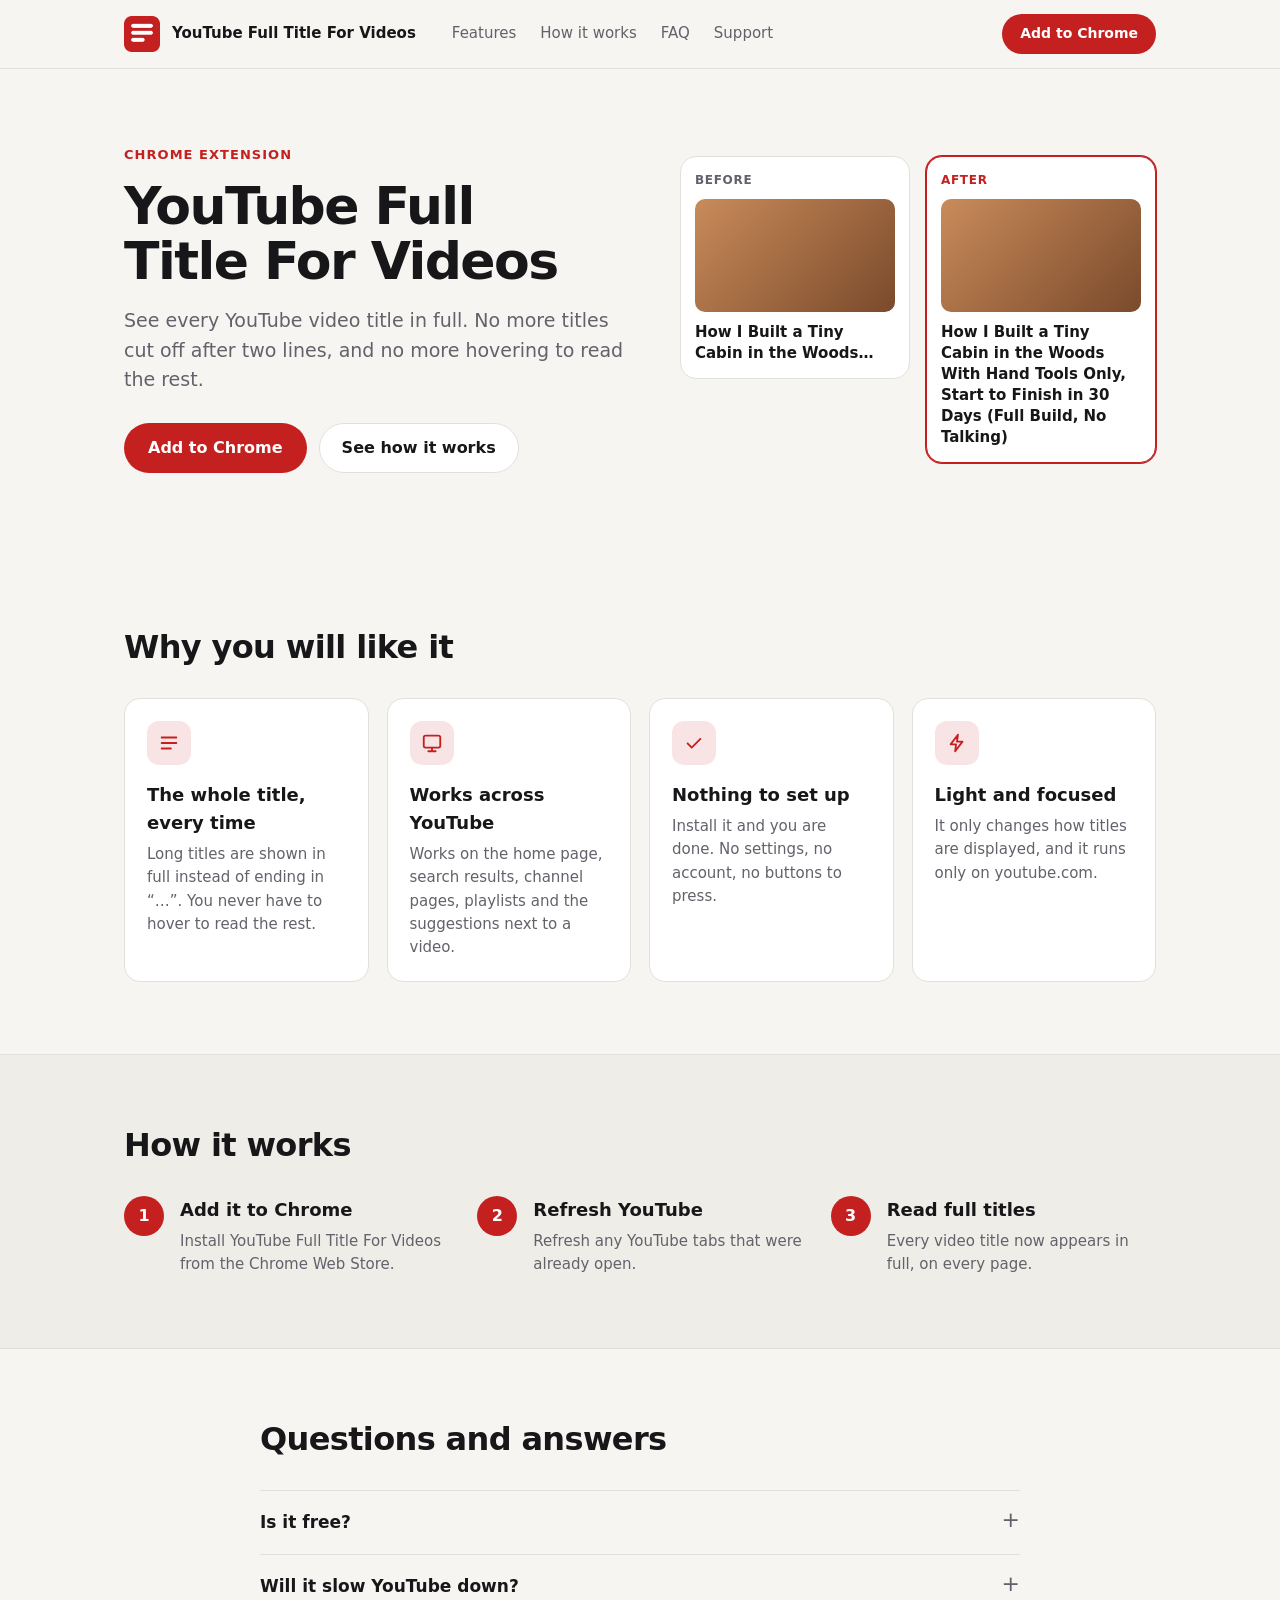
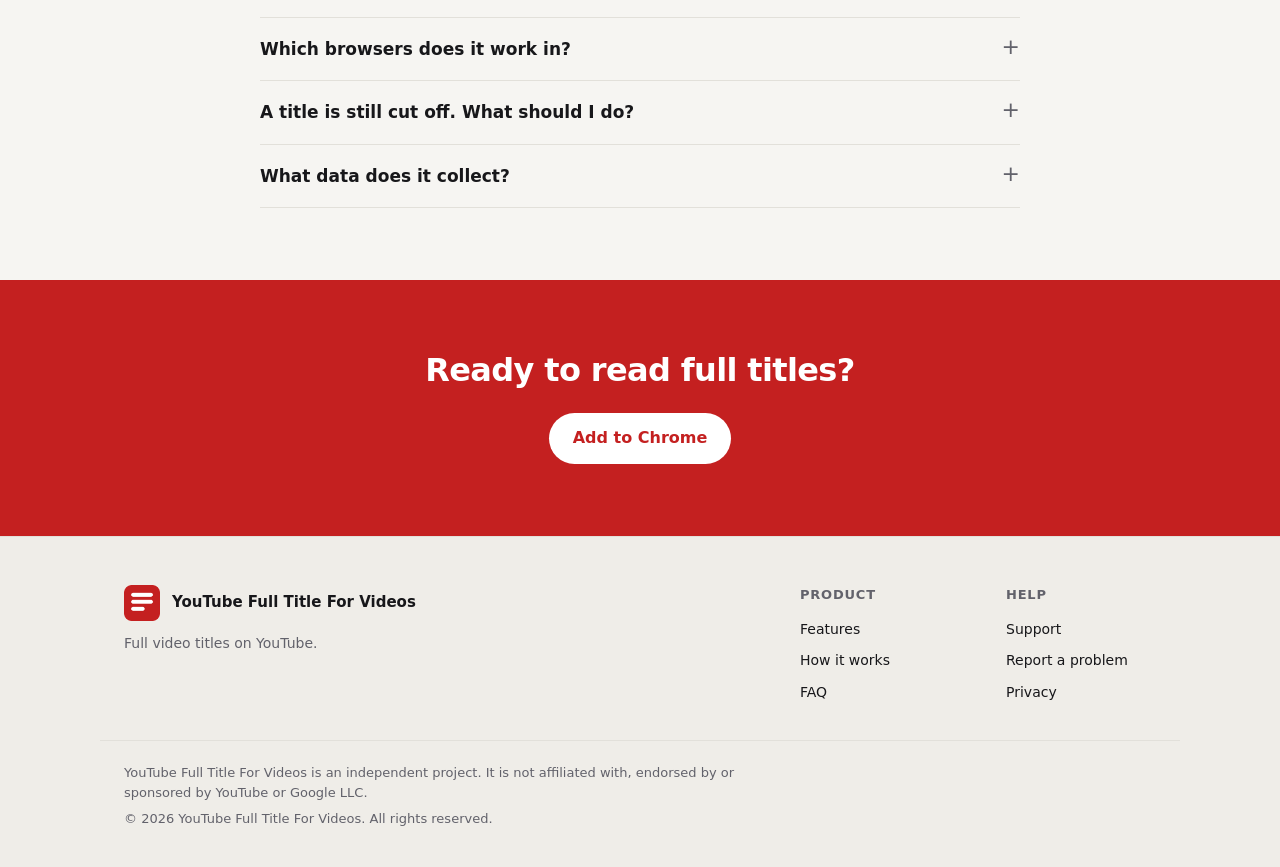
<file: index.html>
<!doctype html>
<html lang="en">
<head>
<meta charset="utf-8">
<meta name="viewport" content="width=device-width, initial-scale=1">
<title>YouTube Full Title For Videos: See Full Video Titles on YouTube</title>
<meta name="description" content="YouTube Full Title For Videos is a free Chrome extension that shows full video titles on YouTube instead of cutting them off after two lines.">

<link rel="canonical" href="https://pageereel-stack.github.io/fulltitle/">
<link rel="icon" type="image/png" href="icon32.png">
<meta property="og:title" content="YouTube Full Title For Videos: See Full Video Titles on YouTube">
<meta property="og:description" content="YouTube Full Title For Videos is a free Chrome extension that shows full video titles on YouTube instead of cutting them off after two lines.">
<meta property="og:image" content="https://pageereel-stack.github.io/fulltitle/og.png">
<meta property="og:url" content="https://pageereel-stack.github.io/fulltitle/">
<meta property="og:type" content="website">
<meta name="twitter:card" content="summary_large_image">
<link rel="stylesheet" href="site.css">
</head>
<body>
<header class="site">
  <div class="wrap bar">
    <a class="brand" href="./"><img src="icon128.png" alt=""><span>YouTube Full Title For Videos</span></a>
    <nav aria-label="Main">
      <a href="./#features">Features</a>
      <a href="./#how">How it works</a>
      <a href="./#faq">FAQ</a>
      <a href="support.html">Support</a>
    </nav>
    <div class="right">
      <a class="cta small" href="https://chromewebstore.google.com/detail/jhaolbfjpcmekhpagciomiggnpnifmib" target="_blank" rel="noopener">Add to Chrome</a>
    </div>
  </div>
</header>
<main>
  <section class="hero">
    <div class="wrap grid">
      <div>
        <p class="kicker">Chrome extension</p>
        <h1>YouTube Full Title For Videos</h1>
        <p class="lead">See every YouTube video title in full. No more titles cut off after two lines, and no more hovering to read the rest.</p>
        <div class="actions">
          <a class="cta" href="https://chromewebstore.google.com/detail/jhaolbfjpcmekhpagciomiggnpnifmib" target="_blank" rel="noopener">Add to Chrome</a>
          <a class="ghost" href="#how">See how it works</a>
        </div>
      </div>
      <div class="compare big">
      <div class="sample before">
        <div class="tag">Before</div>
        <div class="thumb"></div>
        <p class="title">How I Built a Tiny Cabin in the Woods With Hand Tools Only, Start to Finish in 30 Days (Full Build, No Talking)</p>
      </div>
      <div class="sample after">
        <div class="tag">After</div>
        <div class="thumb"></div>
        <p class="title">How I Built a Tiny Cabin in the Woods With Hand Tools Only, Start to Finish in 30 Days (Full Build, No Talking)</p>
      </div>
    </div>
    </div>
  </section>

  <section id="features">
    <div class="wrap">
      <h2>Why you will like it</h2>
      <div class="features">
      <div class="feature">
        <span class="ico"><svg viewBox="0 0 24 24" width="22" height="22" fill="none" stroke="currentColor" stroke-width="2" stroke-linecap="round" stroke-linejoin="round" aria-hidden="true"><path d="M4 6h16M4 12h16M4 18h10"/></svg></span>
        <h3>The whole title, every time</h3>
        <p>Long titles are shown in full instead of ending in “…”. You never have to hover to read the rest.</p>
      </div>
      <div class="feature">
        <span class="ico"><svg viewBox="0 0 24 24" width="22" height="22" fill="none" stroke="currentColor" stroke-width="2" stroke-linecap="round" stroke-linejoin="round" aria-hidden="true"><rect x="3" y="4" width="18" height="13" rx="2"/><path d="M8 21h8M12 17v4"/></svg></span>
        <h3>Works across YouTube</h3>
        <p>Works on the home page, search results, channel pages, playlists and the suggestions next to a video.</p>
      </div>
      <div class="feature">
        <span class="ico"><svg viewBox="0 0 24 24" width="22" height="22" fill="none" stroke="currentColor" stroke-width="2" stroke-linecap="round" stroke-linejoin="round" aria-hidden="true"><path d="M5 12.500l4.500 4.500L19 7.500"/></svg></span>
        <h3>Nothing to set up</h3>
        <p>Install it and you are done. No settings, no account, no buttons to press.</p>
      </div>
      <div class="feature">
        <span class="ico"><svg viewBox="0 0 24 24" width="22" height="22" fill="none" stroke="currentColor" stroke-width="2" stroke-linecap="round" stroke-linejoin="round" aria-hidden="true"><path d="M13 3L5 13.500h6L10 21l8-10.500h-6z"/></svg></span>
        <h3>Light and focused</h3>
        <p>It only changes how titles are displayed, and it runs only on youtube.com.</p>
      </div>
      </div>
    </div>
  </section>

  <section id="how" class="alt">
    <div class="wrap">
      <h2>How it works</h2>
      <ol class="steps">
      <li><span class="num">1</span><div><h3>Add it to Chrome</h3><p>Install YouTube Full Title For Videos from the Chrome Web Store.</p></div></li>
      <li><span class="num">2</span><div><h3>Refresh YouTube</h3><p>Refresh any YouTube tabs that were already open.</p></div></li>
      <li><span class="num">3</span><div><h3>Read full titles</h3><p>Every video title now appears in full, on every page.</p></div></li>
      </ol>
    </div>
  </section>

  <section id="faq">
    <div class="wrap narrow">
      <h2>Questions and answers</h2>
      <details><summary>Is it free?</summary><p>Yes. YouTube Full Title For Videos is free to use.</p></details>
      <details><summary>Will it slow YouTube down?</summary><p>No. It adds a single small style rule to the page and does nothing else.</p></details>
      <details><summary>Which browsers does it work in?</summary><p>It is built for Chrome. Browsers that install extensions from the Chrome Web Store, such as Edge, Brave and Opera, usually run it too.</p></details>
      <details><summary>A title is still cut off. What should I do?</summary><p>Refresh the page first. If it is still cut off, YouTube has probably changed its layout. Please report it on the support page.</p></details>
      <details><summary>What data does it collect?</summary><p>None. The extension does not collect, store or send any personal data.</p></details>
    </div>
  </section>

  <section class="band">
    <div class="wrap">
      <h2>Ready to read full titles?</h2>
      <a class="cta light" href="https://chromewebstore.google.com/detail/jhaolbfjpcmekhpagciomiggnpnifmib" target="_blank" rel="noopener">Add to Chrome</a>
    </div>
  </section>
</main>
<footer class="site">
  <div class="wrap cols">
    <div class="about">
      <a class="brand" href="./"><img src="icon128.png" alt=""><span>YouTube Full Title For Videos</span></a>
      <p>Full video titles on YouTube.</p>
    </div>
    <div class="col">
      <h3>Product</h3>
      <a href="./#features">Features</a>
      <a href="./#how">How it works</a>
      <a href="./#faq">FAQ</a>
    </div>
    <div class="col">
      <h3>Help</h3>
      <a href="support.html">Support</a>
      <a href="https://github.com/pageereel-stack/fulltitle/issues/new" target="_blank" rel="noopener">Report a problem</a>
      <a href="privacy.html">Privacy</a>
    </div>
  </div>
  <div class="wrap legal">
    <p>YouTube Full Title For Videos is an independent project. It is not affiliated with, endorsed by or sponsored by YouTube or Google LLC.</p>
    <p>&copy; 2026 YouTube Full Title For Videos. <span>All rights reserved.</span></p>
  </div>
</footer>
<script src="site.js"></script>
</body>
</html>
</file>
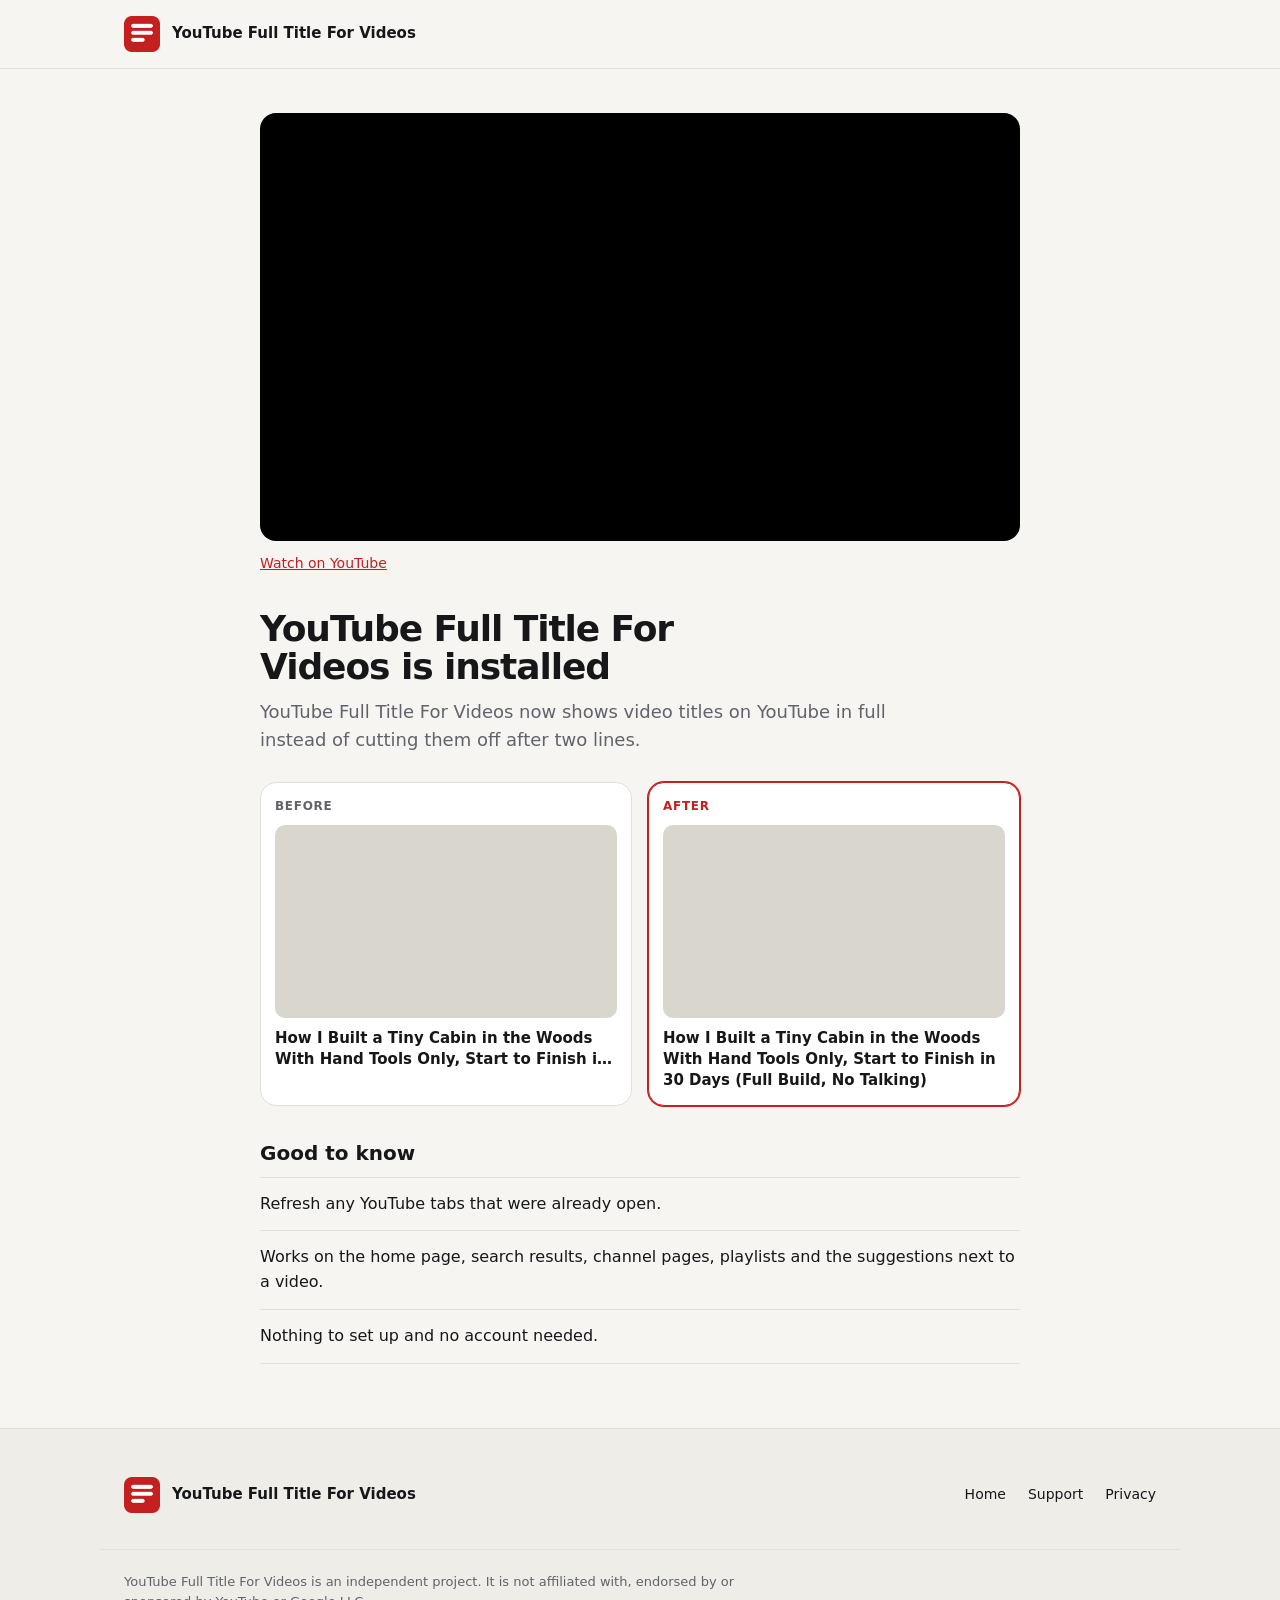
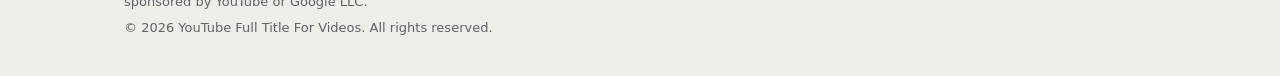
<file: install.html>
<!doctype html>
<html lang="en">
<head>
<meta charset="utf-8">
<meta name="viewport" content="width=device-width, initial-scale=1">
<title>YouTube Full Title For Videos is installed</title>
<meta name="description" content="YouTube Full Title For Videos now shows video titles on YouTube in full.">
<meta name="robots" content="noindex">
<link rel="canonical" href="https://pageereel-stack.github.io/fulltitle/install.html">
<link rel="icon" type="image/png" href="icon32.png">
<meta property="og:title" content="YouTube Full Title For Videos is installed">
<meta property="og:description" content="YouTube Full Title For Videos now shows video titles on YouTube in full.">
<meta property="og:image" content="https://pageereel-stack.github.io/fulltitle/og.png">
<meta property="og:url" content="https://pageereel-stack.github.io/fulltitle/install.html">
<meta property="og:type" content="website">
<meta name="twitter:card" content="summary_large_image">
<link rel="stylesheet" href="site.css">
</head>
<body>
<header class="site">
  <div class="wrap bar">
    <a class="brand" href="./"><img src="icon128.png" alt=""><span>YouTube Full Title For Videos</span></a>
    <div class="right">
    </div>
  </div>
</header>
<main>
  <div class="wrap narrow page">
    <section id="video" data-autoplay hidden>
      <div id="player"></div>
      <p class="under">
        <button id="sound" type="button" hidden>
          <svg viewBox="0 0 24 24" width="18" height="18" fill="none" stroke="currentColor" stroke-width="2" stroke-linecap="round" stroke-linejoin="round" aria-hidden="true"><path d="M4 9.500v5h3.500L12 18.500v-13L7.500 9.500z"/><path d="M15.500 9a4.200 4.200 0 0 1 0 6M18 6.500a7.800 7.800 0 0 1 0 11"/></svg>
          <span>Turn sound on</span>
        </button>
        <a id="watch-link" href="https://www.youtube.com/" target="_blank" rel="noopener">Watch on YouTube</a>
      </p>
    </section>

    <h1>YouTube Full Title For Videos is installed</h1>
    <p class="lead">YouTube Full Title For Videos now shows video titles on YouTube in full instead of cutting them off after two lines.</p>

    <div class="compare">
      <div class="sample before">
        <div class="tag">Before</div>
        <div class="thumb"></div>
        <p class="title">How I Built a Tiny Cabin in the Woods With Hand Tools Only, Start to Finish in 30 Days (Full Build, No Talking)</p>
      </div>
      <div class="sample after">
        <div class="tag">After</div>
        <div class="thumb"></div>
        <p class="title">How I Built a Tiny Cabin in the Woods With Hand Tools Only, Start to Finish in 30 Days (Full Build, No Talking)</p>
      </div>
    </div>

    <h2 class="sub">Good to know</h2>
    <ul class="tips">
      <li>Refresh any YouTube tabs that were already open.</li>
      <li>Works on the home page, search results, channel pages, playlists and the suggestions next to a video.</li>
      <li>Nothing to set up and no account needed.</li>
    </ul>
  </div>
</main>
<footer class="site">
  <div class="wrap cols">
    <div class="about">
      <a class="brand" href="./"><img src="icon128.png" alt=""><span>YouTube Full Title For Videos</span></a>
      
    </div>
    <div class="col row">
      <a href="./">Home</a>
      <a href="support.html">Support</a>
      <a href="privacy.html">Privacy</a>
    </div>
  </div>
  <div class="wrap legal">
    <p>YouTube Full Title For Videos is an independent project. It is not affiliated with, endorsed by or sponsored by YouTube or Google LLC.</p>
    <p>&copy; 2026 YouTube Full Title For Videos. <span>All rights reserved.</span></p>
  </div>
</footer>
<script src="site.js"></script>
</body>
</html>
</file>
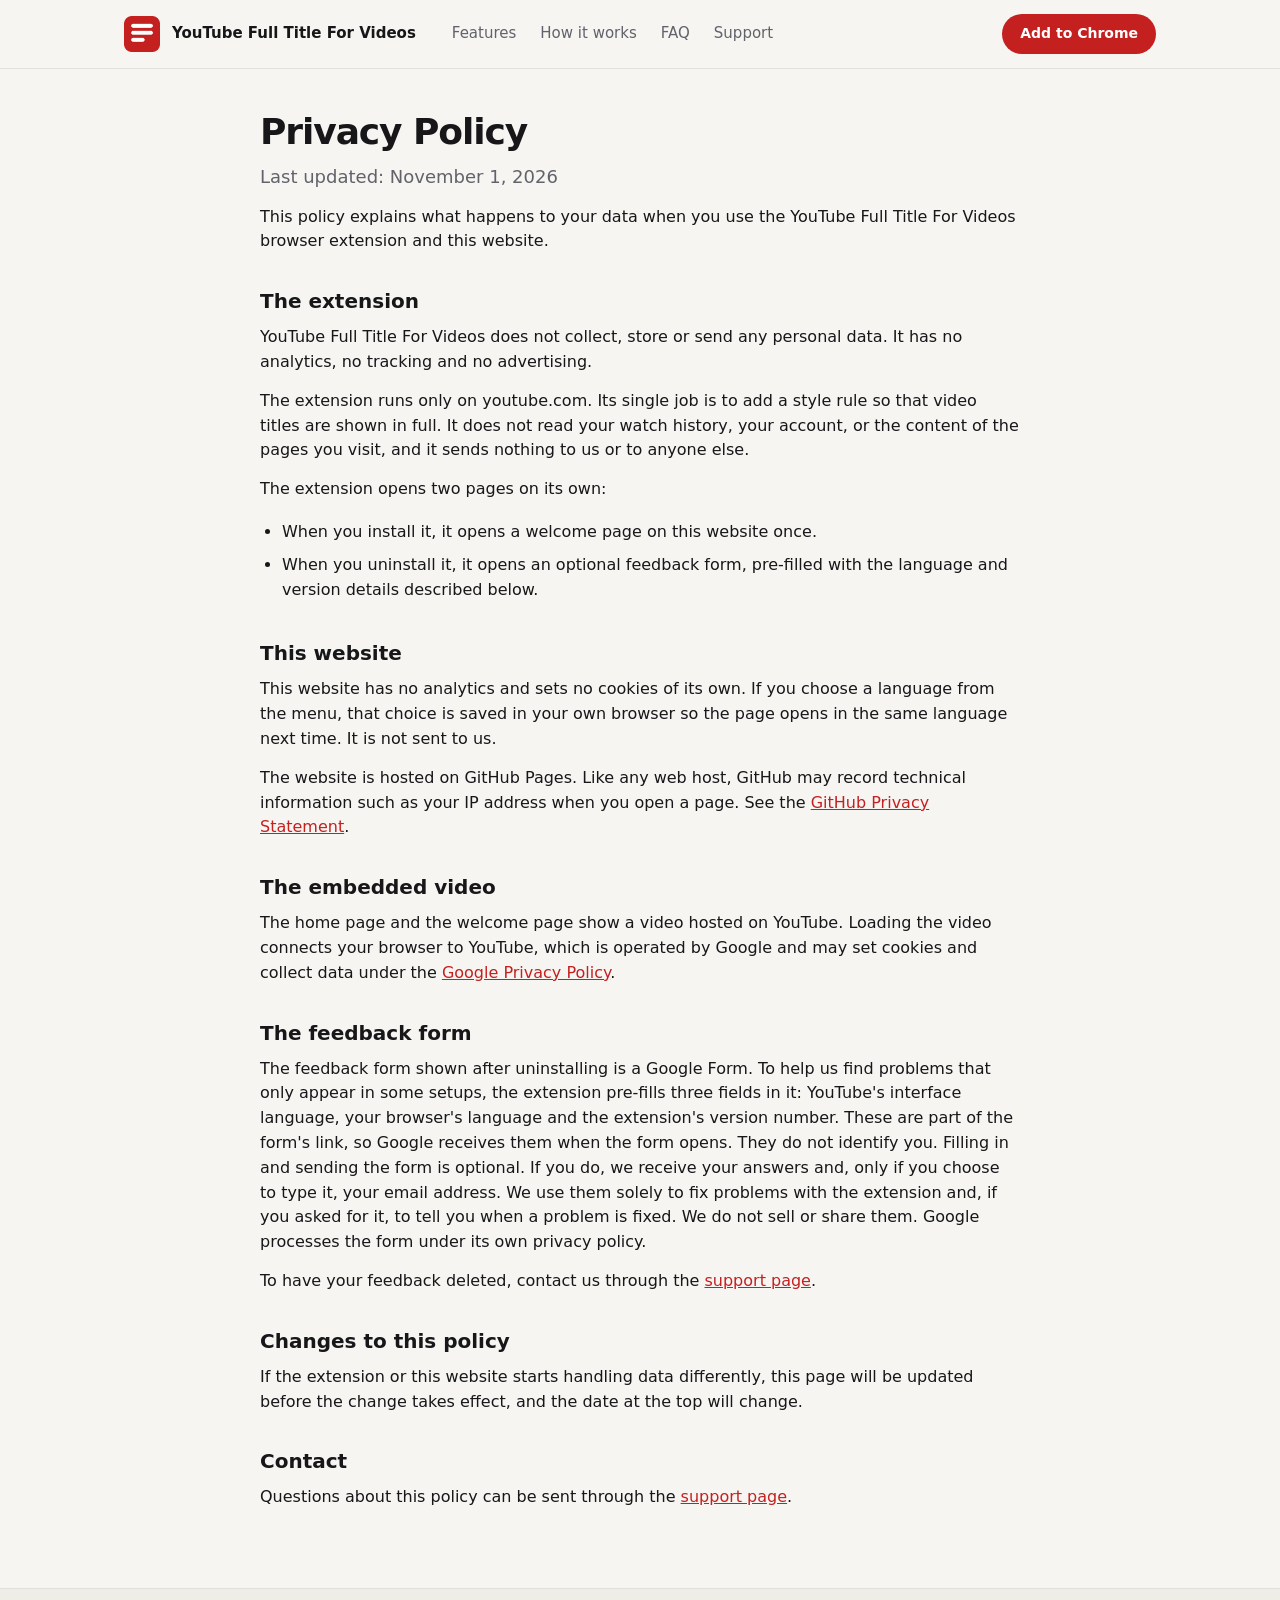
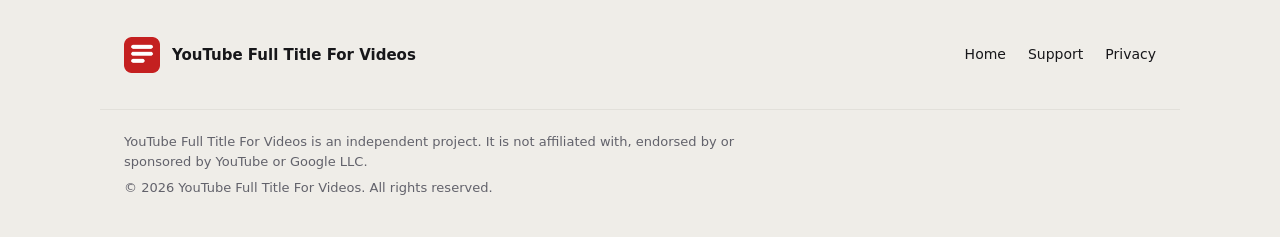
<file: privacy.html>
<!doctype html>
<html lang="en">
<head>
<meta charset="utf-8">
<meta name="viewport" content="width=device-width, initial-scale=1">
<title>Privacy Policy | YouTube Full Title For Videos</title>
<meta name="description" content="Privacy policy for the YouTube Full Title For Videos Chrome extension and its website.">
<link rel="canonical" href="https://pageereel-stack.github.io/fulltitle/privacy.html">
<link rel="icon" type="image/png" href="icon32.png">
<meta property="og:title" content="Privacy Policy | YouTube Full Title For Videos">
<meta property="og:description" content="Privacy policy for the YouTube Full Title For Videos Chrome extension and its website.">
<meta property="og:image" content="https://pageereel-stack.github.io/fulltitle/og.png">
<meta property="og:url" content="https://pageereel-stack.github.io/fulltitle/privacy.html">
<meta property="og:type" content="website">
<meta name="twitter:card" content="summary_large_image">
<link rel="stylesheet" href="site.css">
</head>
<body>
<header class="site">
  <div class="wrap bar">
    <a class="brand" href="./"><img src="icon128.png" alt=""><span>YouTube Full Title For Videos</span></a>
    <nav aria-label="Main">
      <a href="./#features">Features</a>
      <a href="./#how">How it works</a>
      <a href="./#faq">FAQ</a>
      <a href="support.html">Support</a>
    </nav>
    <div class="right">
      <a class="cta small" href="https://chromewebstore.google.com/detail/jhaolbfjpcmekhpagciomiggnpnifmib" target="_blank" rel="noopener">Add to Chrome</a>
    </div>
  </div>
</header>
<main>
  <div class="wrap narrow page doc">
  <h1>Privacy Policy</h1>
  <p class="lead">Last updated: November 1, 2026</p>

  <p>This policy explains what happens to your data when you use the YouTube Full Title For Videos browser extension and this website.</p>

  <h2>The extension</h2>
  <p>YouTube Full Title For Videos does not collect, store or send any personal data. It has no analytics, no tracking and no advertising.</p>
  <p>The extension runs only on youtube.com. Its single job is to add a style rule so that video titles are shown in full. It does not read your watch history, your account, or the content of the pages you visit, and it sends nothing to us or to anyone else.</p>
  <p>The extension opens two pages on its own:</p>
  <ul>
    <li>When you install it, it opens a welcome page on this website once.</li>
    <li>When you uninstall it, it opens an optional feedback form, pre-filled with the language and version details described below.</li>
  </ul>

  <h2>This website</h2>
  <p>This website has no analytics and sets no cookies of its own. If you choose a language from the menu, that choice is saved in your own browser so the page opens in the same language next time. It is not sent to us.</p>
  <p>The website is hosted on GitHub Pages. Like any web host, GitHub may record technical information such as your IP address when you open a page. See the <a href="https://docs.github.com/en/site-policy/privacy-policies/github-general-privacy-statement" target="_blank" rel="noopener">GitHub Privacy Statement</a>.</p>

  <h2>The embedded video</h2>
  <p>The home page and the welcome page show a video hosted on YouTube. Loading the video connects your browser to YouTube, which is operated by Google and may set cookies and collect data under the <a href="https://policies.google.com/privacy" target="_blank" rel="noopener">Google Privacy Policy</a>.</p>

  <h2>The feedback form</h2>
  <p>The feedback form shown after uninstalling is a Google Form. To help us find problems that only appear in some setups, the extension pre-fills three fields in it: YouTube's interface language, your browser's language and the extension's version number. These are part of the form's link, so Google receives them when the form opens. They do not identify you. Filling in and sending the form is optional. If you do, we receive your answers and, only if you choose to type it, your email address. We use them solely to fix problems with the extension and, if you asked for it, to tell you when a problem is fixed. We do not sell or share them. Google processes the form under its own privacy policy.</p>
  <p>To have your feedback deleted, contact us through the <a href="support.html">support page</a>.</p>

  <h2>Changes to this policy</h2>
  <p>If the extension or this website starts handling data differently, this page will be updated before the change takes effect, and the date at the top will change.</p>

  <h2>Contact</h2>
  <p>Questions about this policy can be sent through the <a href="support.html">support page</a>.</p>
  </div>
</main>
<footer class="site">
  <div class="wrap cols">
    <div class="about">
      <a class="brand" href="./"><img src="icon128.png" alt=""><span>YouTube Full Title For Videos</span></a>
      
    </div>
    <div class="col row">
      <a href="./">Home</a>
      <a href="support.html">Support</a>
      <a href="privacy.html">Privacy</a>
    </div>
  </div>
  <div class="wrap legal">
    <p>YouTube Full Title For Videos is an independent project. It is not affiliated with, endorsed by or sponsored by YouTube or Google LLC.</p>
    <p>&copy; 2026 YouTube Full Title For Videos. <span>All rights reserved.</span></p>
  </div>
</footer>
<script src="site.js"></script>
</body>
</html>
</file>
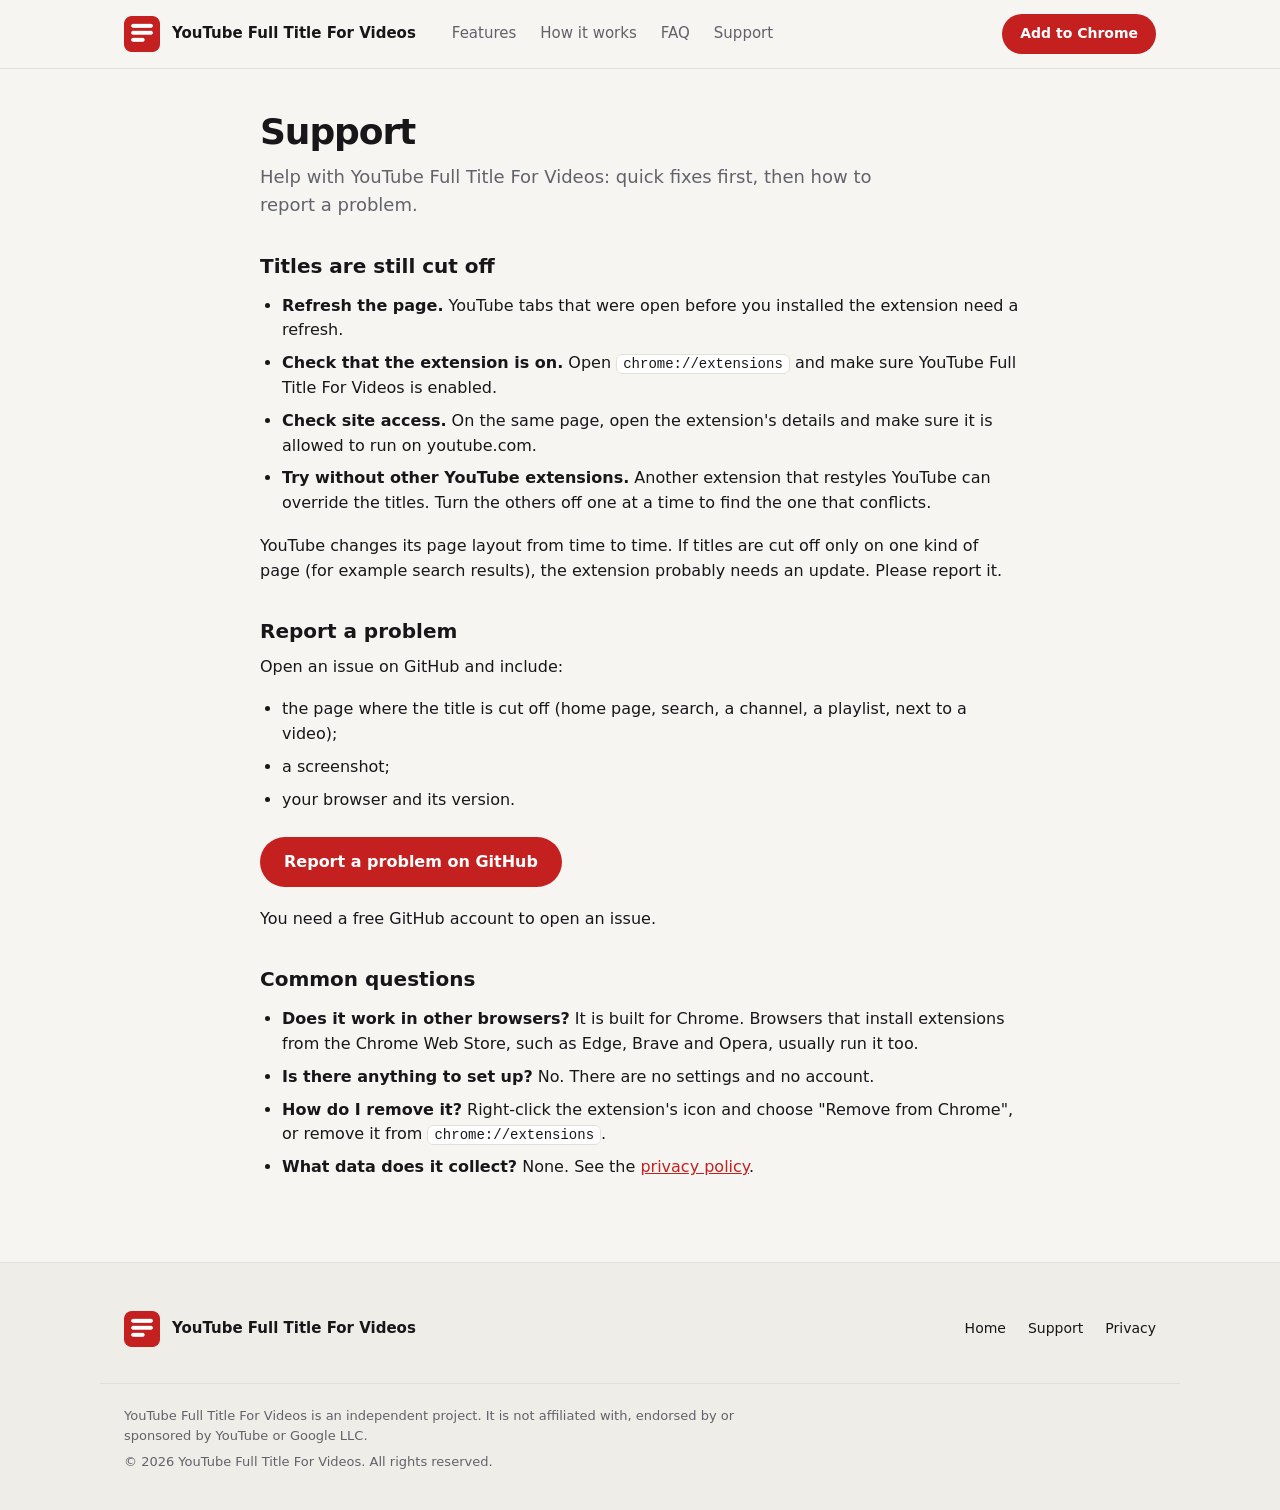
<file: support.html>
<!doctype html>
<html lang="en">
<head>
<meta charset="utf-8">
<meta name="viewport" content="width=device-width, initial-scale=1">
<title>Support | YouTube Full Title For Videos</title>
<meta name="description" content="Help and problem reports for the YouTube Full Title For Videos Chrome extension.">
<link rel="canonical" href="https://pageereel-stack.github.io/fulltitle/support.html">
<link rel="icon" type="image/png" href="icon32.png">
<meta property="og:title" content="Support | YouTube Full Title For Videos">
<meta property="og:description" content="Help and problem reports for the YouTube Full Title For Videos Chrome extension.">
<meta property="og:image" content="https://pageereel-stack.github.io/fulltitle/og.png">
<meta property="og:url" content="https://pageereel-stack.github.io/fulltitle/support.html">
<meta property="og:type" content="website">
<meta name="twitter:card" content="summary_large_image">
<link rel="stylesheet" href="site.css">
</head>
<body>
<header class="site">
  <div class="wrap bar">
    <a class="brand" href="./"><img src="icon128.png" alt=""><span>YouTube Full Title For Videos</span></a>
    <nav aria-label="Main">
      <a href="./#features">Features</a>
      <a href="./#how">How it works</a>
      <a href="./#faq">FAQ</a>
      <a href="support.html">Support</a>
    </nav>
    <div class="right">
      <a class="cta small" href="https://chromewebstore.google.com/detail/jhaolbfjpcmekhpagciomiggnpnifmib" target="_blank" rel="noopener">Add to Chrome</a>
    </div>
  </div>
</header>
<main>
  <div class="wrap narrow page doc">
  <h1>Support</h1>
  <p class="lead">Help with YouTube Full Title For Videos: quick fixes first, then how to report a problem.</p>

  <h2>Titles are still cut off</h2>
  <ul>
    <li><strong>Refresh the page.</strong> YouTube tabs that were open before you installed the extension need a refresh.</li>
    <li><strong>Check that the extension is on.</strong> Open <code>chrome://extensions</code> and make sure YouTube Full Title For Videos is enabled.</li>
    <li><strong>Check site access.</strong> On the same page, open the extension's details and make sure it is allowed to run on youtube.com.</li>
    <li><strong>Try without other YouTube extensions.</strong> Another extension that restyles YouTube can override the titles. Turn the others off one at a time to find the one that conflicts.</li>
  </ul>
  <p>YouTube changes its page layout from time to time. If titles are cut off only on one kind of page (for example search results), the extension probably needs an update. Please report it.</p>

  <h2>Report a problem</h2>
  <p>Open an issue on GitHub and include:</p>
  <ul>
    <li>the page where the title is cut off (home page, search, a channel, a playlist, next to a video);</li>
    <li>a screenshot;</li>
    <li>your browser and its version.</li>
  </ul>
  <p><a class="cta" href="https://github.com/pageereel-stack/fulltitle/issues/new" target="_blank" rel="noopener">Report a problem on GitHub</a></p>
  <p>You need a free GitHub account to open an issue.</p>

  <h2>Common questions</h2>
  <ul>
    <li><strong>Does it work in other browsers?</strong> It is built for Chrome. Browsers that install extensions from the Chrome Web Store, such as Edge, Brave and Opera, usually run it too.</li>
    <li><strong>Is there anything to set up?</strong> No. There are no settings and no account.</li>
    <li><strong>How do I remove it?</strong> Right-click the extension's icon and choose "Remove from Chrome", or remove it from <code>chrome://extensions</code>.</li>
    <li><strong>What data does it collect?</strong> None. See the <a href="privacy.html">privacy policy</a>.</li>
  </ul>
  </div>
</main>
<footer class="site">
  <div class="wrap cols">
    <div class="about">
      <a class="brand" href="./"><img src="icon128.png" alt=""><span>YouTube Full Title For Videos</span></a>
      
    </div>
    <div class="col row">
      <a href="./">Home</a>
      <a href="support.html">Support</a>
      <a href="privacy.html">Privacy</a>
    </div>
  </div>
  <div class="wrap legal">
    <p>YouTube Full Title For Videos is an independent project. It is not affiliated with, endorsed by or sponsored by YouTube or Google LLC.</p>
    <p>&copy; 2026 YouTube Full Title For Videos. <span>All rights reserved.</span></p>
  </div>
</footer>
<script src="site.js"></script>
</body>
</html>
</file>
<file: site.css>
:root {
  --bg: #f6f5f2; --card: #ffffff; --text: #17171a; --muted: #62626b; --soft: #efede8;
  --line: #e2e0da; --accent: #c42020; --accent-text: #ffffff; --thumb: #d9d6ce;
  --thumb-a: #c98b5a; --thumb-b: #7a4a2b;
}
@media (prefers-color-scheme: dark) {
  :root {
    --bg: #111113; --card: #1b1b1f; --text: #f1f1f3; --muted: #a3a3ad; --soft: #18181b;
    --line: #2e2e35; --accent: #e5484d; --accent-text: #ffffff; --thumb: #2c2c33;
    --thumb-a: #8a5f3e; --thumb-b: #4a2d1b;
  }
}
* { box-sizing: border-box; }
html { scroll-behavior: smooth; scroll-padding-top: 84px; }
body {
  margin: 0; background: var(--bg); color: var(--text);
  font: 16px/1.55 system-ui, -apple-system, "Segoe UI", Roboto, Arial, sans-serif;
}
a { color: var(--accent); }
.wrap { max-width: 1080px; margin: 0 auto; padding: 0 24px; }
.wrap.narrow { max-width: 808px; }

/* Header */
header.site { position: sticky; top: 0; z-index: 10; background: color-mix(in srgb, var(--bg) 88%, transparent); backdrop-filter: blur(10px); border-bottom: 1px solid var(--line); }
.bar { display: flex; align-items: center; gap: 28px; height: 68px; }
.brand { display: flex; align-items: center; gap: 12px; color: var(--text); text-decoration: none; font-weight: 700; font-size: 15px; white-space: nowrap; }
.brand img { width: 36px; height: 36px; }
header.site nav { display: flex; gap: 24px; margin-inline-start: 8px; }
header.site nav a { color: var(--muted); text-decoration: none; font-size: 15px; font-weight: 500; }
header.site nav a:hover { color: var(--text); }
.right { margin-inline-start: auto; display: flex; align-items: center; gap: 14px; }
a:focus-visible, summary:focus-visible { outline: 2px solid var(--accent); outline-offset: 2px; }

/* Buttons */
.cta {
  display: inline-block; padding: 13px 24px; border-radius: 999px; border: 0;
  background: var(--accent); color: var(--accent-text); text-decoration: none; font-weight: 600; font-size: 16px;
}
.cta:hover { filter: brightness(1.08); }
.cta.small { padding: 9px 18px; font-size: 14px; }
.cta.light { background: #fff; color: #c42020; }
.cta[hidden], #sound[hidden], [data-store-band][hidden] { display: none; }
.ghost { display: inline-block; padding: 12px 22px; border-radius: 999px; border: 1px solid var(--line); background: var(--card); color: var(--text); text-decoration: none; font-weight: 600; }
.ghost:hover { border-color: var(--muted); }

/* Sections */
section { padding: 72px 0; }
section.alt { background: var(--soft); border-block: 1px solid var(--line); }
h1 { font-size: 52px; line-height: 1.05; margin: 0 0 18px; letter-spacing: -0.03em; text-wrap: balance; }
h2 { font-size: 32px; line-height: 1.15; margin: 0 0 32px; letter-spacing: -0.02em; text-wrap: balance; }
h3 { font-size: 18px; margin: 0 0 6px; }
.lead { font-size: 19px; color: var(--muted); margin: 0 0 28px; max-width: 56ch; }
.kicker { margin: 0 0 14px; font-size: 13px; font-weight: 700; letter-spacing: .08em; text-transform: uppercase; color: var(--accent); }
.hero { padding: 76px 0 84px; }
.hero .grid { display: grid; grid-template-columns: 1.050fr 1fr; gap: 56px; align-items: center; }
.actions { display: flex; gap: 12px; flex-wrap: wrap; }

/* Before / after */
.compare { display: grid; grid-template-columns: 1fr 1fr; gap: 16px; }
.sample { background: var(--card); border: 1px solid var(--line); border-radius: 16px; padding: 14px; }
.sample.after { border-color: var(--accent); box-shadow: 0 0 0 1px var(--accent); }
.sample .tag { font-size: 12px; font-weight: 700; letter-spacing: .06em; text-transform: uppercase; color: var(--muted); margin-bottom: 10px; }
.sample.after .tag { color: var(--accent); }
.thumb { aspect-ratio: 16 / 9; border-radius: 10px; background: var(--thumb); margin-bottom: 10px; }
.compare.big { align-items: start; }
.compare.big .thumb { background: linear-gradient(135deg, var(--thumb-a), var(--thumb-b)); }
.title { font-weight: 600; font-size: 15px; line-height: 1.4; margin: 0; }
.before .title { display: -webkit-box; -webkit-box-orient: vertical; -webkit-line-clamp: 2; overflow: hidden; }

/* Features */
.features { display: grid; grid-template-columns: repeat(4, 1fr); gap: 18px; }
.feature { background: var(--card); border: 1px solid var(--line); border-radius: 16px; padding: 22px; }
.feature p, .steps p { margin: 0; color: var(--muted); font-size: 15px; }
.ico { display: inline-flex; width: 44px; height: 44px; border-radius: 12px; align-items: center; justify-content: center; background: color-mix(in srgb, var(--accent) 12%, transparent); color: var(--accent); margin-bottom: 16px; }

/* Steps */
.steps { list-style: none; margin: 0; padding: 0; display: grid; grid-template-columns: repeat(3, 1fr); gap: 28px; }
.steps li { display: flex; gap: 16px; }
.num { flex: none; width: 40px; height: 40px; border-radius: 50%; background: var(--accent); color: var(--accent-text); font-weight: 700; display: flex; align-items: center; justify-content: center; }

/* FAQ */
details { border-bottom: 1px solid var(--line); }
details:first-of-type { border-top: 1px solid var(--line); }
summary { cursor: pointer; padding: 18px 0; font-weight: 600; font-size: 17px; list-style: none; display: flex; justify-content: space-between; gap: 16px; }
summary::-webkit-details-marker { display: none; }
summary::after { content: "+"; color: var(--muted); font-weight: 400; font-size: 22px; line-height: 1; }
details[open] summary::after { content: "−"; }
details p { margin: 0 0 18px; color: var(--muted); max-width: 62ch; }

/* Call to action band */
.band { background: #c42020; color: #fff; text-align: center; }
.band h2 { margin-bottom: 24px; }

/* Inner pages: welcome, privacy, support */
.page { padding-top: 44px; padding-bottom: 64px; }
.page h1 { font-size: 36px; margin-bottom: 12px; }
.page .lead { font-size: 18px; }
.page h2 { font-size: 20px; margin: 36px 0 12px; letter-spacing: 0; }
.tips { margin: 0; padding: 0; list-style: none; border-top: 1px solid var(--line); }
.tips li { padding: 14px 0; border-bottom: 1px solid var(--line); }
.end { margin-top: 32px; }
#video { padding: 0; margin-bottom: 36px; }
#player { aspect-ratio: 16 / 9; border-radius: 16px; overflow: hidden; background: #000; }
#player iframe { width: 100%; height: 100%; border: 0; display: block; }
#player a.poster { position: relative; display: block; width: 100%; height: 100%; }
#player a.poster img { width: 100%; height: 100%; object-fit: cover; display: block; }
#player a.poster span {
  position: absolute; left: 50%; top: 50%; width: 84px; height: 84px; margin: -42px 0 0 -42px;
  border-radius: 50%; background: var(--accent); display: flex; align-items: center; justify-content: center;
  box-shadow: 0 8px 24px rgba(0,0,0,.35);
}
.under { margin: 12px 0 0; font-size: 14px; display: flex; align-items: center; gap: 16px; flex-wrap: wrap; }
#sound {
  display: inline-flex; align-items: center; gap: 8px; font: inherit; font-size: 14px; font-weight: 600;
  color: var(--accent-text); background: var(--accent); border: 0; border-radius: 999px; padding: 9px 16px; cursor: pointer;
}
.doc p { margin: 0 0 14px; }
.doc ul { list-style: disc; padding-inline-start: 22px; margin: 0 0 14px; }
.doc li { padding: 4px 0; }
.doc code { background: var(--card); border: 1px solid var(--line); border-radius: 6px; padding: 1px 6px; font-size: 14px; }
.doc .cta { margin: 6px 0; }

/* Footer */
footer.site { border-top: 1px solid var(--line); background: var(--soft); padding: 48px 0 32px; font-size: 14px; }
.cols { display: flex; gap: 56px; flex-wrap: wrap; }
.about { flex: 1 1 260px; }
.about p { color: var(--muted); margin: 12px 0 0; }
.col { display: flex; flex-direction: column; gap: 10px; min-width: 150px; }
.col.row { flex-direction: row; gap: 22px; align-items: center; min-width: 0; }
.col h3 { font-size: 13px; letter-spacing: .06em; text-transform: uppercase; color: var(--muted); margin: 0 0 4px; }
.col a { color: var(--text); text-decoration: none; }
.col a:hover { color: var(--accent); }
.legal { margin-top: 36px; padding-top: 22px; border-top: 1px solid var(--line); color: var(--muted); font-size: 13px; }
.legal p { margin: 0 0 6px; max-width: 80ch; }

@media (max-width: 900px) {
  .hero .grid { grid-template-columns: 1fr; gap: 36px; }
  .features { grid-template-columns: 1fr 1fr; }
  .steps { grid-template-columns: 1fr; }
  h1 { font-size: 40px; }
  header.site nav { display: none; }
}
@media (max-width: 560px) {
  .wrap { padding: 0 16px; }
  section { padding: 52px 0; }
  .hero { padding: 44px 0 52px; }
  h1 { font-size: 32px; } h2 { font-size: 26px; }
  .page h1 { font-size: 28px; }
  .features, .compare { grid-template-columns: 1fr; }
  .brand span { display: none; }
  .cols { gap: 32px; }
}
</file>
